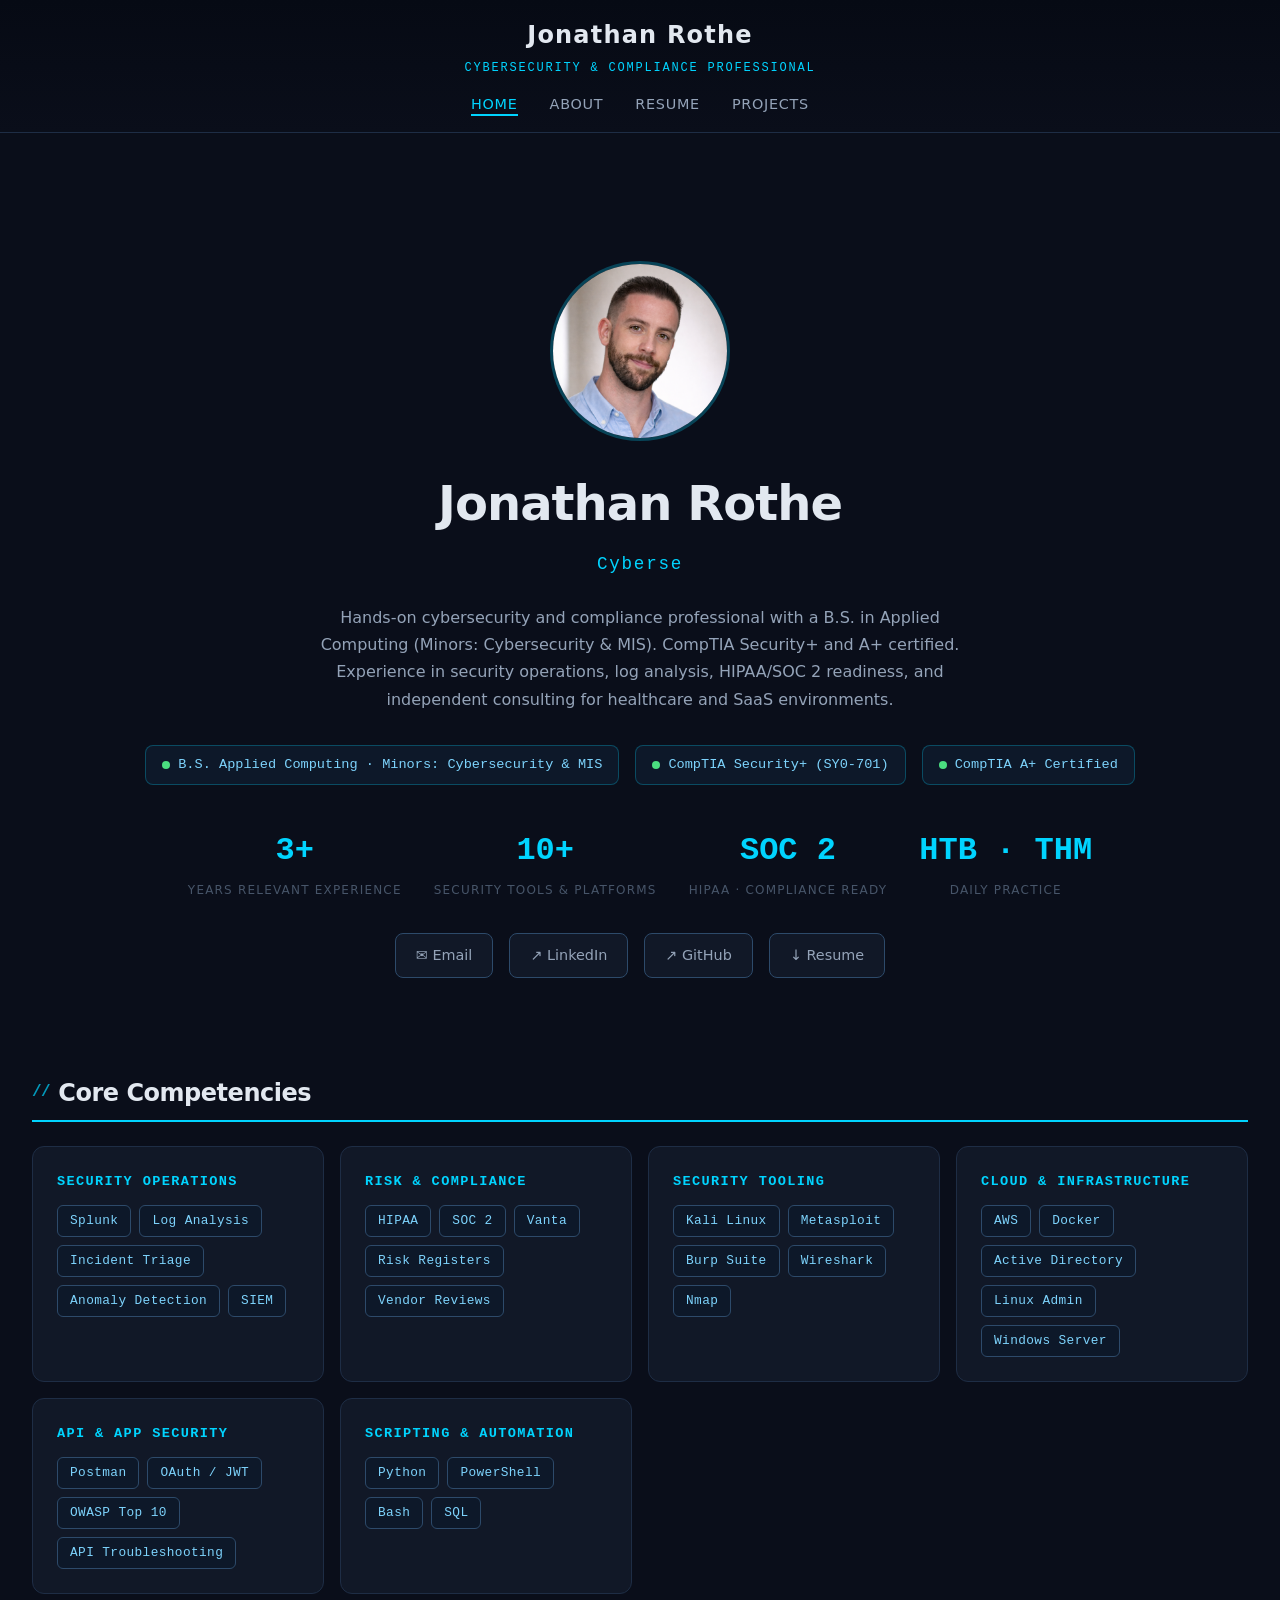
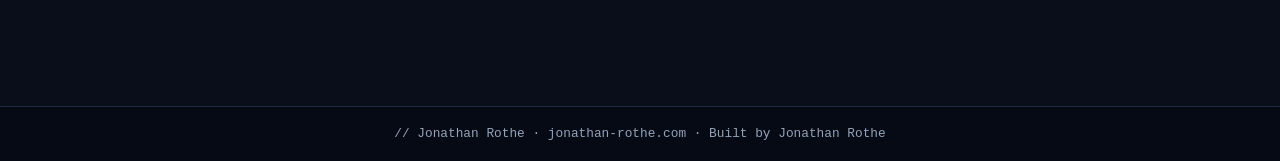
<file: index.html>
<!DOCTYPE html>
<html lang="en">
<head>
    <meta charset="UTF-8">
    <meta name="viewport" content="width=device-width, initial-scale=1.0">
    <title>Jonathan Rothe | Cybersecurity Professional</title>
    <link rel="stylesheet" href="style.css">
    <link rel="icon" href="pictures/favicon.png" type="image/x-icon">
</head>
<body>
    <header>
        <h1>Jonathan Rothe</h1>
        <p class="tagline">Cybersecurity &amp; Compliance Professional</p>
        <nav>
            <ul>
                <li><a href="index.html" class="active">Home</a></li>
                <li><a href="about.html">About</a></li>
                <li><a href="resume.html">Resume</a></li>
                <li><a href="projects.html">Projects</a></li>
            </ul>
        </nav>
    </header>

    <main>
        <!-- Hero -->
        <section class="hero">
            <img src="pictures/headshot.png" alt="Jonathan Rothe" class="responsive-image"
                 style="width:180px;height:180px;border-radius:50%;object-fit:cover;object-position:center top;border:3px solid #00d4ff44;padding:0;margin-bottom:1.5rem;">
            <h2>Jonathan Rothe</h2>
            <p class="subtitle" id="typewriter">Cybersecurity &amp; Compliance Professional</p>

            <p class="bio">
                Hands-on cybersecurity and compliance professional with a B.S. in Applied Computing
                (Minors: Cybersecurity &amp; MIS). CompTIA Security+ and A+ certified. Experience
                in security operations, log analysis, HIPAA/SOC 2 readiness, and independent consulting
                for healthcare and SaaS environments.
            </p>

            <!-- Cert badges -->
            <div class="hero-certs">
                <div class="hero-cert-badge">
                    <span class="dot"></span>
                    B.S. Applied Computing · Minors: Cybersecurity &amp; MIS
                </div>
                <div class="hero-cert-badge">
                    <span class="dot"></span>
                    CompTIA Security+ (SY0-701)
                </div>
                <div class="hero-cert-badge">
                    <span class="dot"></span>
                    CompTIA A+ Certified
                </div>
            </div>

            <!-- Stats -->
            <div class="stats-row">
                <div class="stat-item">
                    <span class="stat-number">3+</span>
                    <span class="stat-label">Years Relevant Experience</span>
                </div>
                <div class="stat-item">
                    <span class="stat-number">10+</span>
                    <span class="stat-label">Security Tools &amp; Platforms</span>
                </div>
                <div class="stat-item">
                    <span class="stat-number">SOC 2</span>
                    <span class="stat-label">HIPAA · Compliance Ready</span>
                </div>
                <div class="stat-item">
                    <span class="stat-number">HTB · THM</span>
                    <span class="stat-label">Daily Practice</span>
                </div>
            </div>

            <!-- Contact -->
            <div class="contact-links">
                <a href="mailto:Jonathan.E.J.Rothe@gmail.com" class="contact-btn">
                    ✉ Email
                </a>
                <a href="https://www.linkedin.com/in/jonathan-rothe-mindful-life/" target="_blank" class="contact-btn">
                    ↗ LinkedIn
                </a>
                <a href="https://github.com/BuddhaJon" target="_blank" class="contact-btn">
                    ↗ GitHub
                </a>
                <a href="resume.html" class="contact-btn">
                    ↓ Resume
                </a>
            </div>
        </section>

        <!-- Core Competencies -->
        <section>
            <h2 class="section-title">Core Competencies</h2>
            <div class="skills-grid">
                <div class="card skill-category">
                    <h3>Security Operations</h3>
                    <div class="badge-grid">
                        <span class="badge">Splunk</span>
                        <span class="badge">Log Analysis</span>
                        <span class="badge">Incident Triage</span>
                        <span class="badge">Anomaly Detection</span>
                        <span class="badge">SIEM</span>
                    </div>
                </div>
                <div class="card skill-category">
                    <h3>Risk &amp; Compliance</h3>
                    <div class="badge-grid">
                        <span class="badge">HIPAA</span>
                        <span class="badge">SOC 2</span>
                        <span class="badge">Vanta</span>
                        <span class="badge">Risk Registers</span>
                        <span class="badge">Vendor Reviews</span>
                    </div>
                </div>
                <div class="card skill-category">
                    <h3>Security Tooling</h3>
                    <div class="badge-grid">
                        <span class="badge">Kali Linux</span>
                        <span class="badge">Metasploit</span>
                        <span class="badge">Burp Suite</span>
                        <span class="badge">Wireshark</span>
                        <span class="badge">Nmap</span>
                    </div>
                </div>
                <div class="card skill-category">
                    <h3>Cloud &amp; Infrastructure</h3>
                    <div class="badge-grid">
                        <span class="badge">AWS</span>
                        <span class="badge">Docker</span>
                        <span class="badge">Active Directory</span>
                        <span class="badge">Linux Admin</span>
                        <span class="badge">Windows Server</span>
                    </div>
                </div>
                <div class="card skill-category">
                    <h3>API &amp; App Security</h3>
                    <div class="badge-grid">
                        <span class="badge">Postman</span>
                        <span class="badge">OAuth / JWT</span>
                        <span class="badge">OWASP Top 10</span>
                        <span class="badge">API Troubleshooting</span>
                    </div>
                </div>
                <div class="card skill-category">
                    <h3>Scripting &amp; Automation</h3>
                    <div class="badge-grid">
                        <span class="badge">Python</span>
                        <span class="badge">PowerShell</span>
                        <span class="badge">Bash</span>
                        <span class="badge">SQL</span>
                    </div>
                </div>
            </div>
        </section>
    </main>

    <footer>
        <p>// Jonathan Rothe · jonathan-rothe.com · Built by Jonathan Rothe</p>
    </footer>

    <script>
        // Typewriter effect
        const phrases = [
            'Cybersecurity &amp; Compliance Professional',
            'CompTIA Security+ Certified',
            'Security Operations · Log Analysis · SIEM',
            'HIPAA · SOC 2 · Risk Management',
            'HTB · TryHackMe · Homelab Enthusiast'
        ];
        let phraseIndex = 0;
        let charIndex = 0;
        let deleting = false;
        const el = document.getElementById('typewriter');

        function type() {
            const current = phrases[phraseIndex];
            if (!deleting) {
                el.innerHTML = current.substring(0, charIndex + 1);
                charIndex++;
                if (charIndex === current.length) {
                    deleting = true;
                    setTimeout(type, 2200);
                    return;
                }
            } else {
                el.innerHTML = current.substring(0, charIndex - 1);
                charIndex--;
                if (charIndex === 0) {
                    deleting = false;
                    phraseIndex = (phraseIndex + 1) % phrases.length;
                }
            }
            setTimeout(type, deleting ? 45 : 70);
        }
        setTimeout(type, 800);
    </script>
</body>
</html>
</file>
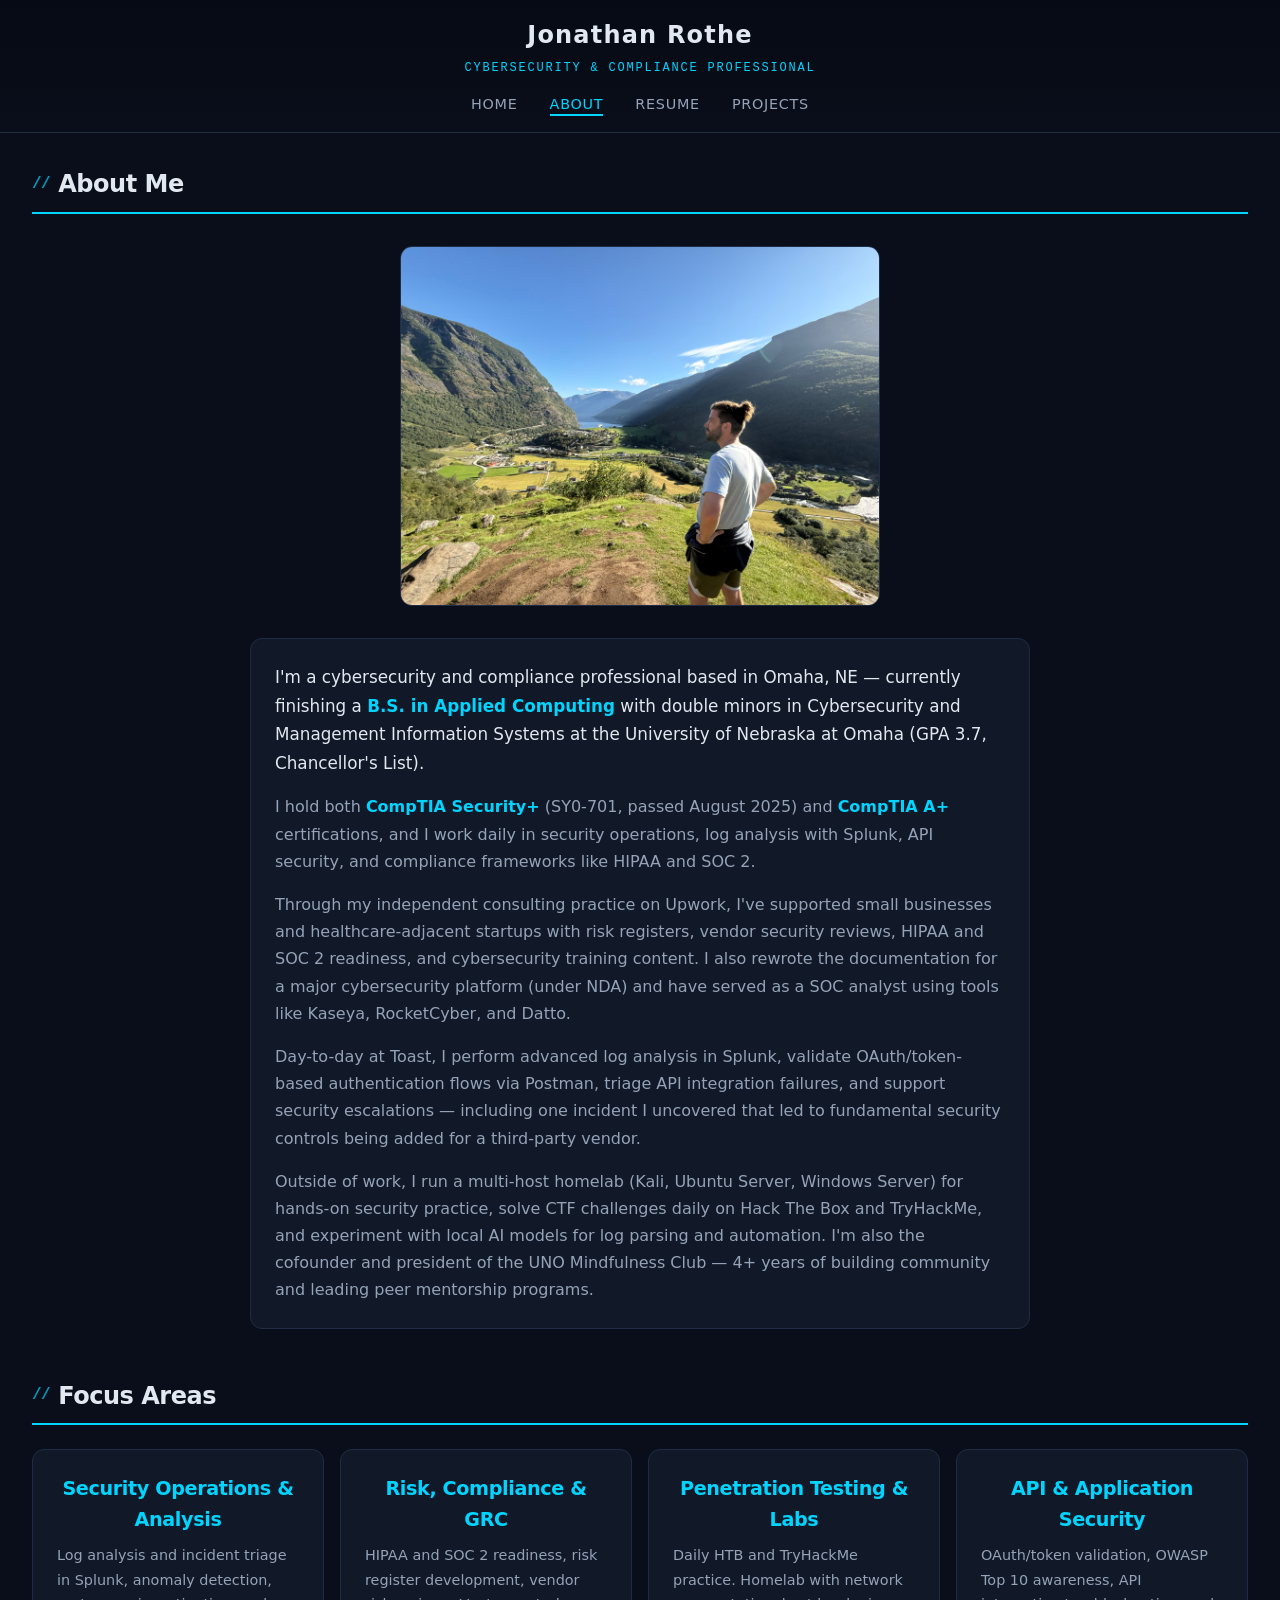
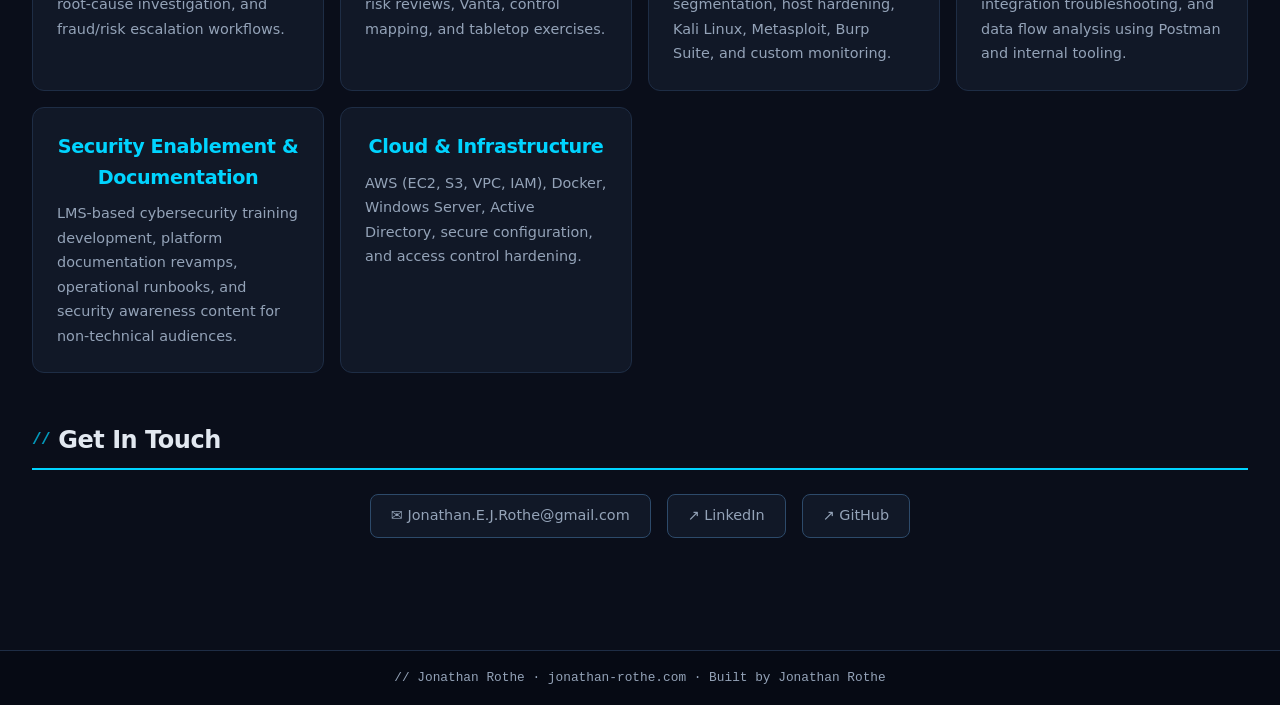
<file: about.html>
<!DOCTYPE html>
<html lang="en">
<head>
    <meta charset="UTF-8">
    <meta name="viewport" content="width=device-width, initial-scale=1.0">
    <title>About | Jonathan Rothe</title>
    <link rel="stylesheet" href="style.css">
    <link rel="icon" href="pictures/favicon.png" type="image/x-icon">
</head>
<body>
    <header>
        <h1>Jonathan Rothe</h1>
        <p class="tagline">Cybersecurity &amp; Compliance Professional</p>
        <nav>
            <ul>
                <li><a href="index.html">Home</a></li>
                <li><a href="about.html" class="active">About</a></li>
                <li><a href="resume.html">Resume</a></li>
                <li><a href="projects.html">Projects</a></li>
            </ul>
        </nav>
    </header>

    <main>
        <section>
            <h2 class="section-title">About Me</h2>

            <img src="pictures/canyon.jpg" alt="Jonathan Rothe" class="responsive-image"
                 style="max-width:480px;border-radius:12px;">

            <div class="card" style="max-width:780px;margin:0 auto 2rem;text-align:left;">
                <p style="color:#e2e8f0;font-size:1.05rem;margin-bottom:1rem;">
                    I'm a cybersecurity and compliance professional based in Omaha, NE — currently finishing a
                    <strong style="color:#00d4ff;">B.S. in Applied Computing</strong> with double minors in
                    Cybersecurity and Management Information Systems at the University of Nebraska at Omaha
                    (GPA 3.7, Chancellor's List).
                </p>
                <p style="margin-bottom:1rem;">
                    I hold both <strong style="color:#00d4ff;">CompTIA Security+</strong> (SY0-701, passed August 2025)
                    and <strong style="color:#00d4ff;">CompTIA A+</strong> certifications, and I work daily in security
                    operations, log analysis with Splunk, API security, and compliance frameworks like HIPAA and SOC 2.
                </p>
                <p style="margin-bottom:1rem;">
                    Through my independent consulting practice on Upwork, I've supported small businesses and
                    healthcare-adjacent startups with risk registers, vendor security reviews, HIPAA and SOC 2 readiness,
                    and cybersecurity training content. I also rewrote the documentation for a major cybersecurity
                    platform (under NDA) and have served as a SOC analyst using tools like Kaseya, RocketCyber,
                    and Datto.
                </p>
                <p style="margin-bottom:1rem;">
                    Day-to-day at Toast, I perform advanced log analysis in Splunk, validate OAuth/token-based
                    authentication flows via Postman, triage API integration failures, and support security escalations
                    — including one incident I uncovered that led to fundamental security controls being added for a
                    third-party vendor.
                </p>
                <p>
                    Outside of work, I run a multi-host homelab (Kali, Ubuntu Server, Windows Server) for hands-on
                    security practice, solve CTF challenges daily on Hack The Box and TryHackMe, and experiment with
                    local AI models for log parsing and automation. I'm also the cofounder and president of the UNO
                    Mindfulness Club — 4+ years of building community and leading peer mentorship programs.
                </p>
            </div>
        </section>

        <!-- Focus Areas -->
        <section>
            <h2 class="section-title">Focus Areas</h2>
            <div class="skills-grid">
                <div class="card" style="text-align:left;">
                    <h3>Security Operations &amp; Analysis</h3>
                    <p style="margin-top:0.5rem;font-size:0.9rem;">
                        Log analysis and incident triage in Splunk, anomaly detection, root-cause investigation,
                        and fraud/risk escalation workflows.
                    </p>
                </div>
                <div class="card" style="text-align:left;">
                    <h3>Risk, Compliance &amp; GRC</h3>
                    <p style="margin-top:0.5rem;font-size:0.9rem;">
                        HIPAA and SOC 2 readiness, risk register development, vendor risk reviews, Vanta,
                        control mapping, and tabletop exercises.
                    </p>
                </div>
                <div class="card" style="text-align:left;">
                    <h3>Penetration Testing &amp; Labs</h3>
                    <p style="margin-top:0.5rem;font-size:0.9rem;">
                        Daily HTB and TryHackMe practice. Homelab with network segmentation, host hardening,
                        Kali Linux, Metasploit, Burp Suite, and custom monitoring.
                    </p>
                </div>
                <div class="card" style="text-align:left;">
                    <h3>API &amp; Application Security</h3>
                    <p style="margin-top:0.5rem;font-size:0.9rem;">
                        OAuth/token validation, OWASP Top 10 awareness, API integration troubleshooting,
                        and data flow analysis using Postman and internal tooling.
                    </p>
                </div>
                <div class="card" style="text-align:left;">
                    <h3>Security Enablement &amp; Documentation</h3>
                    <p style="margin-top:0.5rem;font-size:0.9rem;">
                        LMS-based cybersecurity training development, platform documentation revamps,
                        operational runbooks, and security awareness content for non-technical audiences.
                    </p>
                </div>
                <div class="card" style="text-align:left;">
                    <h3>Cloud &amp; Infrastructure</h3>
                    <p style="margin-top:0.5rem;font-size:0.9rem;">
                        AWS (EC2, S3, VPC, IAM), Docker, Windows Server, Active Directory, secure
                        configuration, and access control hardening.
                    </p>
                </div>
            </div>
        </section>

        <!-- Contact -->
        <section>
            <h2 class="section-title">Get In Touch</h2>
            <div class="contact-links">
                <a href="mailto:Jonathan.E.J.Rothe@gmail.com" class="contact-btn">✉ Jonathan.E.J.Rothe@gmail.com</a>
                <a href="https://www.linkedin.com/in/jonathan-rothe-mindful-life/" target="_blank" class="contact-btn">↗ LinkedIn</a>
                <a href="https://github.com/BuddhaJon" target="_blank" class="contact-btn">↗ GitHub</a>
            </div>
        </section>
    </main>

    <footer>
        <p>// Jonathan Rothe · jonathan-rothe.com · Built by Jonathan Rothe</p>
    </footer>
</body>
</html>
</file>
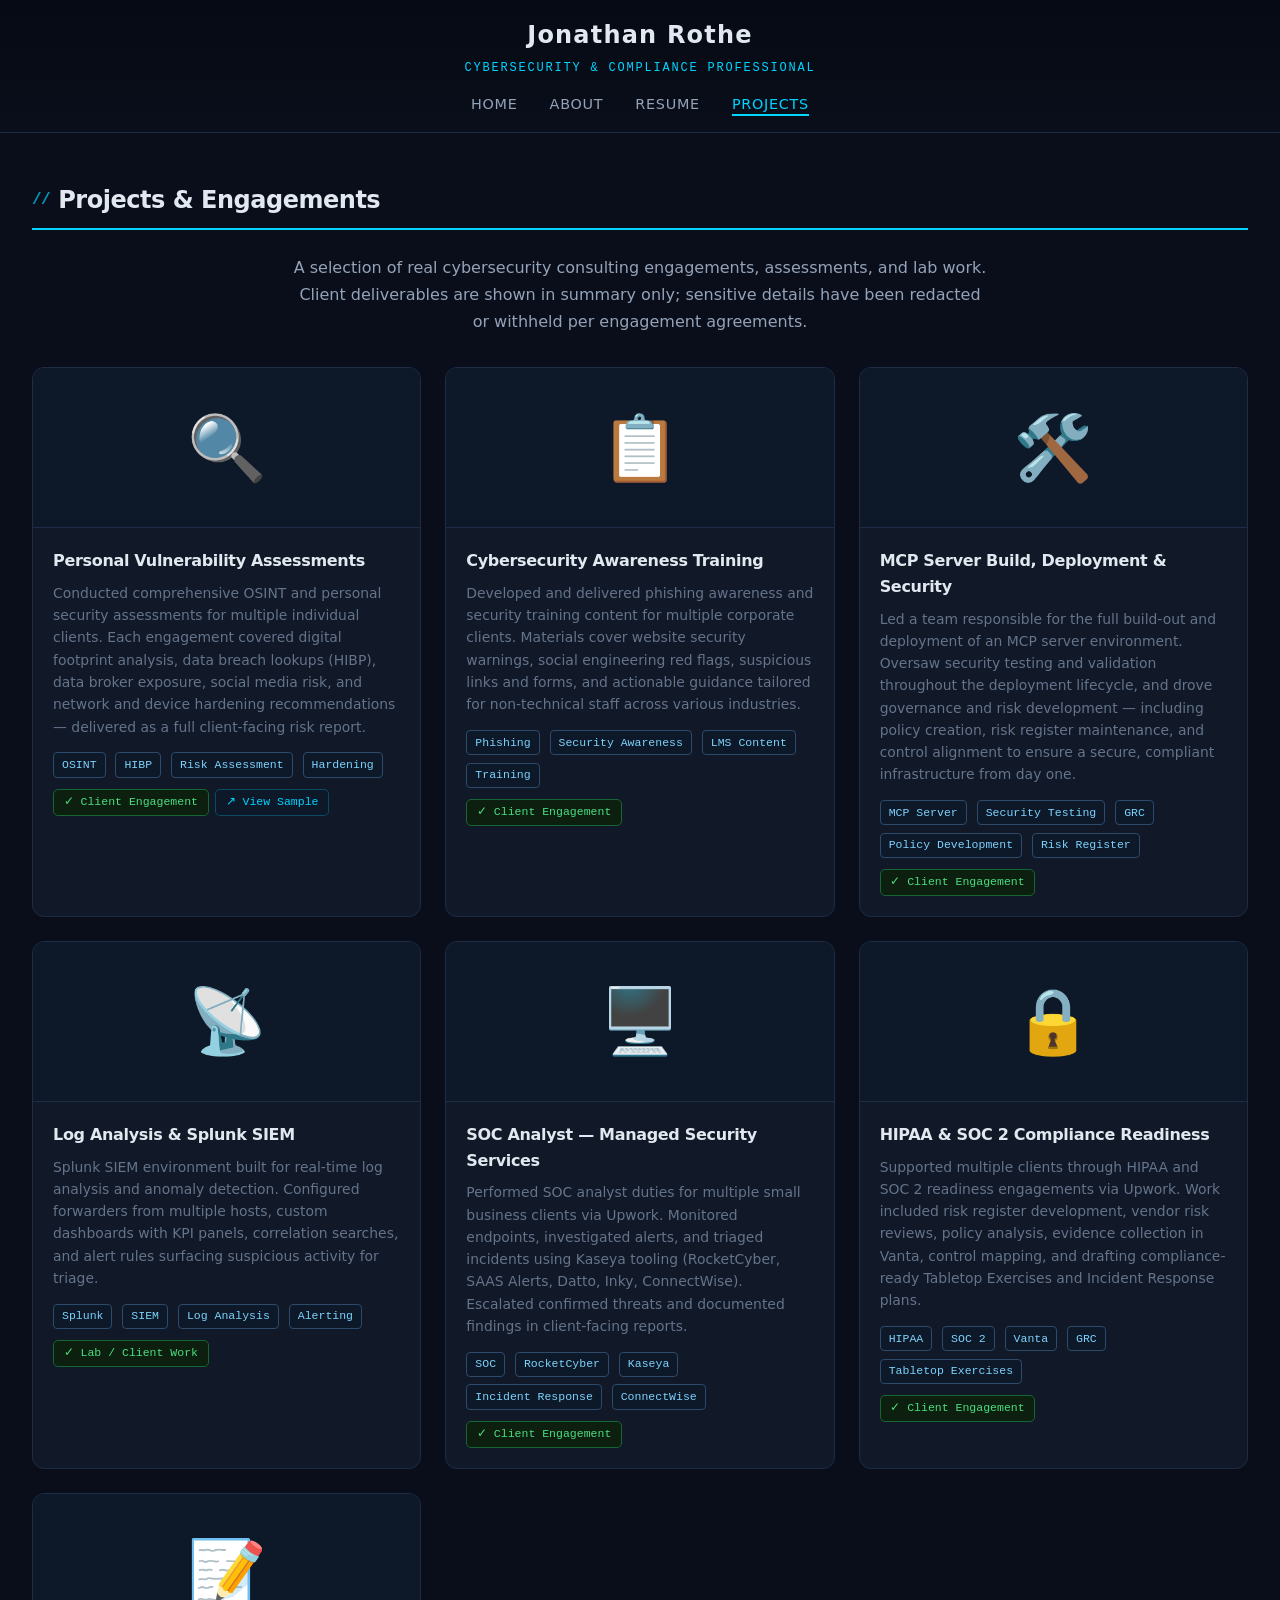
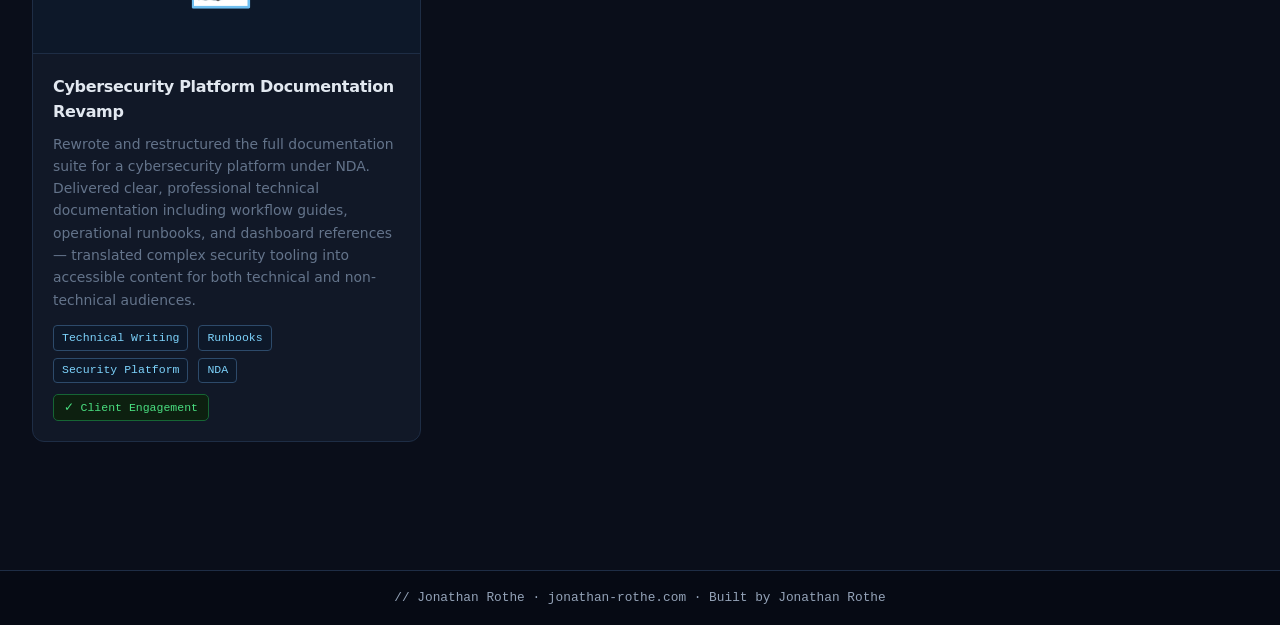
<file: projects.html>
<!DOCTYPE html>
<html lang="en">
<head>
    <meta charset="UTF-8">
    <meta name="viewport" content="width=device-width, initial-scale=1.0">
    <title>Projects | Jonathan Rothe</title>
    <link rel="stylesheet" href="style.css">
    <link rel="icon" href="pictures/favicon.png" type="image/x-icon">
    <style>
        .project-card-icon {
            width: 100%;
            height: 160px;
            background: #0d1829;
            display: flex;
            align-items: center;
            justify-content: center;
            font-size: 4rem;
            border-bottom: 1px solid #1e2d45;
        }

        .project-card-meta {
            display: flex;
            align-items: center;
            justify-content: space-between;
            margin-top: 0.75rem;
            flex-wrap: wrap;
            gap: 0.4rem;
        }

        .client-badge {
            display: inline-flex;
            align-items: center;
            gap: 0.3rem;
            background: #0d2010;
            border: 1px solid #166534;
            color: #4ade80;
            border-radius: 5px;
            padding: 0.2rem 0.6rem;
            font-size: 0.72rem;
            font-family: 'Courier New', monospace;
        }

        .view-link {
            display: inline-flex;
            align-items: center;
            gap: 0.3rem;
            background: #0d1829;
            border: 1px solid #00d4ff44;
            color: #00d4ff;
            border-radius: 5px;
            padding: 0.2rem 0.6rem;
            font-size: 0.72rem;
            font-family: 'Courier New', monospace;
            text-decoration: none;
            transition: background 0.2s, border-color 0.2s;
        }

        .view-link:hover {
            background: #00d4ff15;
            border-color: #00d4ff;
            text-decoration: none;
            color: #00d4ff;
        }

        .project-card-body p {
            font-size: 0.87rem;
            color: #64748b;
            margin-bottom: 0;
            line-height: 1.6;
        }

        .project-card-body h3 {
            margin-bottom: 0.5rem;
        }

        /* Non-linked card still gets hover effect via wrapper */
        .project-card-static {
            background: #111827;
            border: 1px solid #1e2d45;
            border-radius: 12px;
            overflow: hidden;
            transition: border-color 0.2s, box-shadow 0.2s;
            display: block;
            color: inherit;
            text-decoration: none;
        }

        .project-card-static:hover {
            border-color: #00d4ff22;
            box-shadow: 0 0 16px #00d4ff10;
        }
    </style>
</head>
<body>
    <header>
        <h1>Jonathan Rothe</h1>
        <p class="tagline">Cybersecurity &amp; Compliance Professional</p>
        <nav>
            <ul>
                <li><a href="index.html">Home</a></li>
                <li><a href="about.html">About</a></li>
                <li><a href="resume.html">Resume</a></li>
                <li><a href="projects.html" class="active">Projects</a></li>
            </ul>
        </nav>
    </header>

    <main>
        <section class="projects-container">
            <h2 class="section-title">Projects &amp; Engagements</h2>
            <p>
                A selection of real cybersecurity consulting engagements, assessments, and lab work.
                Client deliverables are shown in summary only; sensitive details have been redacted
                or withheld per engagement agreements.
            </p>

            <div class="projects-grid">

                <!-- Vulnerability Assessment -->
                <div class="project-card-static">
                    <div class="project-card-icon">🔍</div>
                    <div class="project-card-body">
                        <h3>Personal Vulnerability Assessments</h3>
                        <p>
                            Conducted comprehensive OSINT and personal security assessments for multiple
                            individual clients. Each engagement covered digital footprint analysis, data
                            breach lookups (HIBP), data broker exposure, social media risk, and network
                            and device hardening recommendations — delivered as a full client-facing risk report.
                        </p>
                        <div class="project-card-meta">
                            <div>
                                <span class="project-tag">OSINT</span>
                                <span class="project-tag">HIBP</span>
                                <span class="project-tag">Risk Assessment</span>
                                <span class="project-tag">Hardening</span>
                            </div>
                            <div style="display:flex;gap:0.4rem;align-items:center;flex-wrap:wrap;">
                                <span class="client-badge">✓ Client Engagement</span>
                                <a href="files/Vulnerability Assessment.pdf" target="_blank" class="view-link">↗ View Sample</a>
                            </div>
                        </div>
                    </div>
                </div>

                <!-- Cybersecurity Training Material -->
                <div class="project-card-static">
                    <div class="project-card-icon">📋</div>
                    <div class="project-card-body">
                        <h3>Cybersecurity Awareness Training</h3>
                        <p>
                            Developed and delivered phishing awareness and security training content for
                            multiple corporate clients. Materials cover website security warnings, social
                            engineering red flags, suspicious links and forms, and actionable guidance
                            tailored for non-technical staff across various industries.
                        </p>
                        <div class="project-card-meta">
                            <div>
                                <span class="project-tag">Phishing</span>
                                <span class="project-tag">Security Awareness</span>
                                <span class="project-tag">LMS Content</span>
                                <span class="project-tag">Training</span>
                            </div>
                            <span class="client-badge">✓ Client Engagement</span>
                        </div>
                    </div>
                </div>

                <!-- MCP Server Build & Security -->
                <div class="project-card-static">
                    <div class="project-card-icon">🛠️</div>
                    <div class="project-card-body">
                        <h3>MCP Server Build, Deployment &amp; Security</h3>
                        <p>
                            Led a team responsible for the full build-out and deployment of an MCP server
                            environment. Oversaw security testing and validation throughout the deployment
                            lifecycle, and drove governance and risk development — including policy creation,
                            risk register maintenance, and control alignment to ensure a secure, compliant
                            infrastructure from day one.
                        </p>
                        <div class="project-card-meta">
                            <div>
                                <span class="project-tag">MCP Server</span>
                                <span class="project-tag">Security Testing</span>
                                <span class="project-tag">GRC</span>
                                <span class="project-tag">Policy Development</span>
                                <span class="project-tag">Risk Register</span>
                            </div>
                            <span class="client-badge">✓ Client Engagement</span>
                        </div>
                    </div>
                </div>

                <!-- Splunk SIEM -->
                <div class="project-card-static">
                    <div class="project-card-icon">📡</div>
                    <div class="project-card-body">
                        <h3>Log Analysis &amp; Splunk SIEM</h3>
                        <p>
                            Splunk SIEM environment built for real-time log analysis and anomaly detection.
                            Configured forwarders from multiple hosts, custom dashboards with KPI panels,
                            correlation searches, and alert rules surfacing suspicious activity for triage.
                        </p>
                        <div class="project-card-meta">
                            <div>
                                <span class="project-tag">Splunk</span>
                                <span class="project-tag">SIEM</span>
                                <span class="project-tag">Log Analysis</span>
                                <span class="project-tag">Alerting</span>
                            </div>
                            <span class="client-badge">✓ Lab / Client Work</span>
                        </div>
                    </div>
                </div>

                <!-- SOC Analyst -->
                <div class="project-card-static">
                    <div class="project-card-icon">🖥️</div>
                    <div class="project-card-body">
                        <h3>SOC Analyst — Managed Security Services</h3>
                        <p>
                            Performed SOC analyst duties for multiple small business clients via Upwork.
                            Monitored endpoints, investigated alerts, and triaged incidents using Kaseya
                            tooling (RocketCyber, SAAS Alerts, Datto, Inky, ConnectWise). Escalated
                            confirmed threats and documented findings in client-facing reports.
                        </p>
                        <div class="project-card-meta">
                            <div>
                                <span class="project-tag">SOC</span>
                                <span class="project-tag">RocketCyber</span>
                                <span class="project-tag">Kaseya</span>
                                <span class="project-tag">Incident Response</span>
                                <span class="project-tag">ConnectWise</span>
                            </div>
                            <span class="client-badge">✓ Client Engagement</span>
                        </div>
                    </div>
                </div>

                <!-- HIPAA & SOC 2 Compliance -->
                <div class="project-card-static">
                    <div class="project-card-icon">🔒</div>
                    <div class="project-card-body">
                        <h3>HIPAA &amp; SOC 2 Compliance Readiness</h3>
                        <p>
                            Supported multiple clients through HIPAA and SOC 2 readiness engagements via
                            Upwork. Work included risk register development, vendor risk reviews, policy
                            analysis, evidence collection in Vanta, control mapping, and drafting
                            compliance-ready Tabletop Exercises and Incident Response plans.
                        </p>
                        <div class="project-card-meta">
                            <div>
                                <span class="project-tag">HIPAA</span>
                                <span class="project-tag">SOC 2</span>
                                <span class="project-tag">Vanta</span>
                                <span class="project-tag">GRC</span>
                                <span class="project-tag">Tabletop Exercises</span>
                            </div>
                            <span class="client-badge">✓ Client Engagement</span>
                        </div>
                    </div>
                </div>

                <!-- Cybersecurity Platform Docs Revamp -->
                <div class="project-card-static">
                    <div class="project-card-icon">📝</div>
                    <div class="project-card-body">
                        <h3>Cybersecurity Platform Documentation Revamp</h3>
                        <p>
                            Rewrote and restructured the full documentation suite for a cybersecurity
                            platform under NDA. Delivered clear, professional technical documentation
                            including workflow guides, operational runbooks, and dashboard references
                            — translated complex security tooling into accessible content for both
                            technical and non-technical audiences.
                        </p>
                        <div class="project-card-meta">
                            <div>
                                <span class="project-tag">Technical Writing</span>
                                <span class="project-tag">Runbooks</span>
                                <span class="project-tag">Security Platform</span>
                                <span class="project-tag">NDA</span>
                            </div>
                            <span class="client-badge">✓ Client Engagement</span>
                        </div>
                    </div>
                </div>

            </div>
        </section>
    </main>

    <footer>
        <p>// Jonathan Rothe · jonathan-rothe.com · Built by Jonathan Rothe</p>
    </footer>
</body>
</html>
</file>
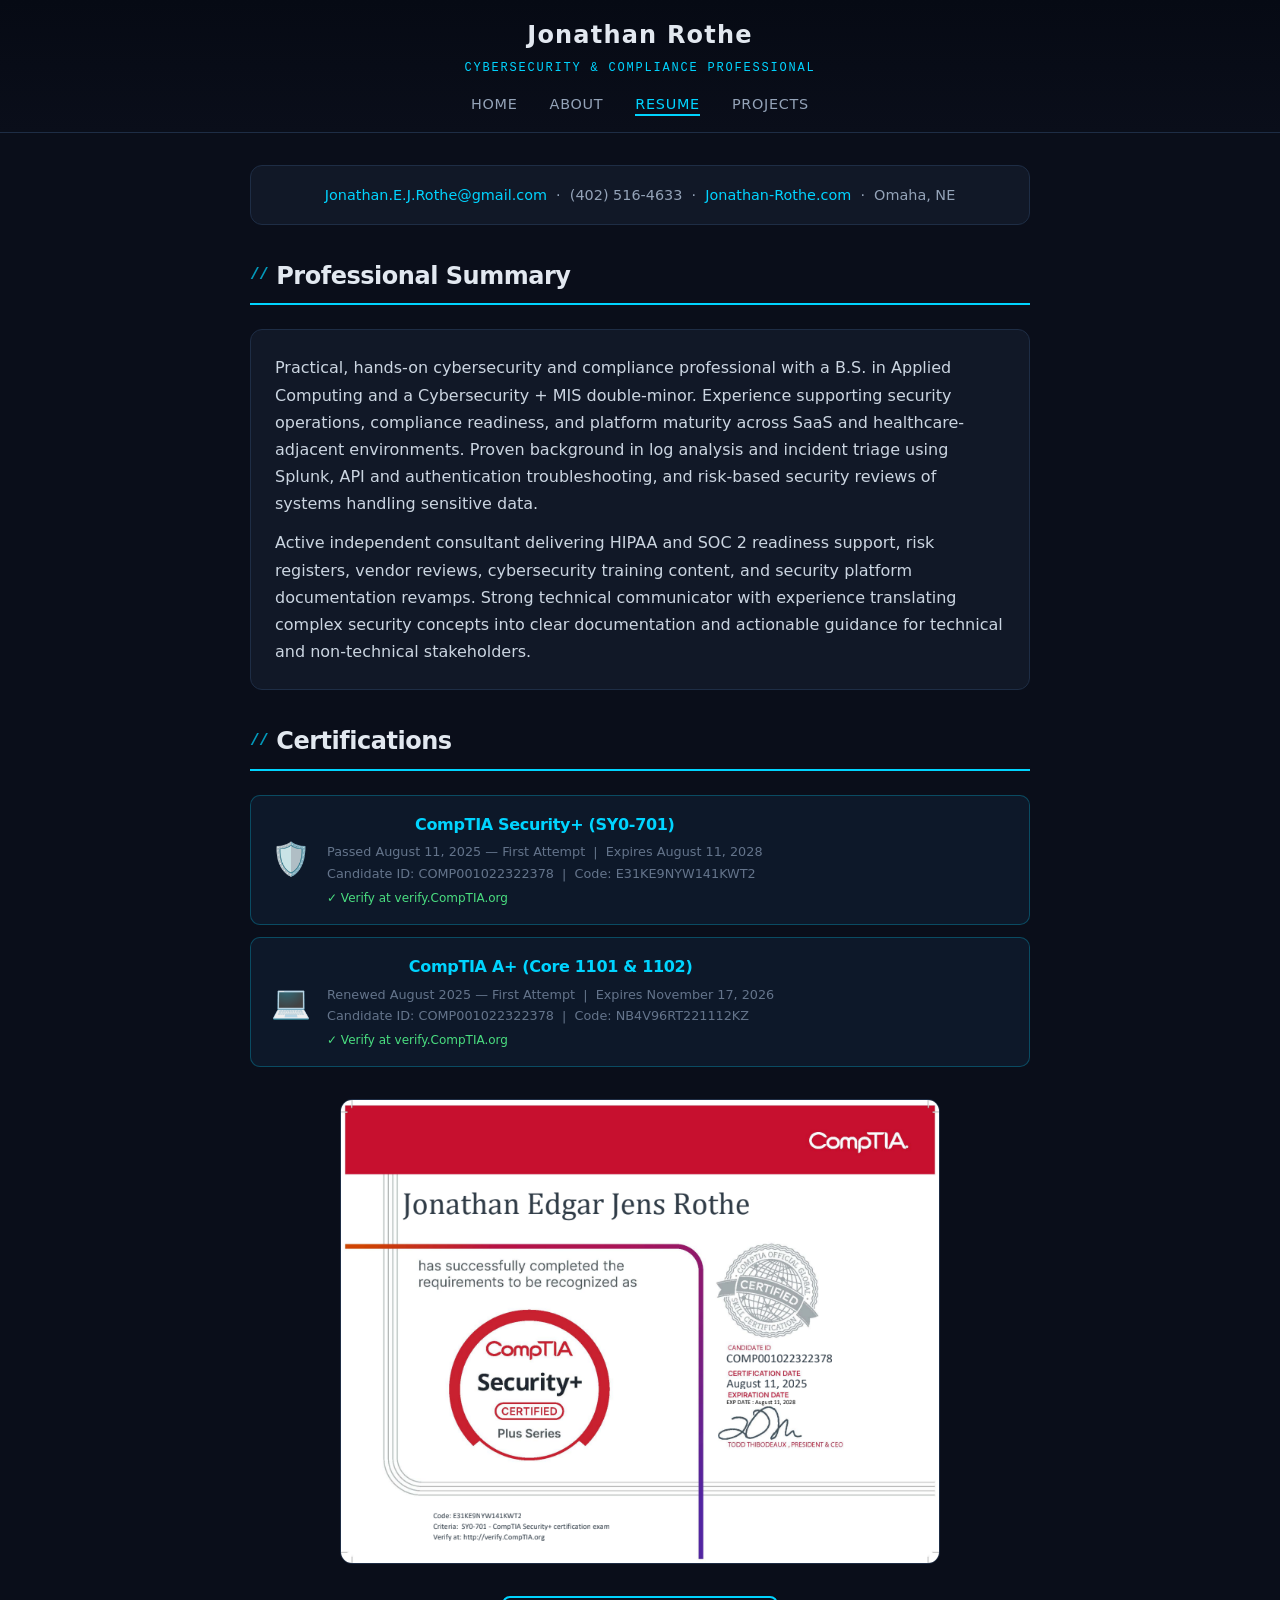
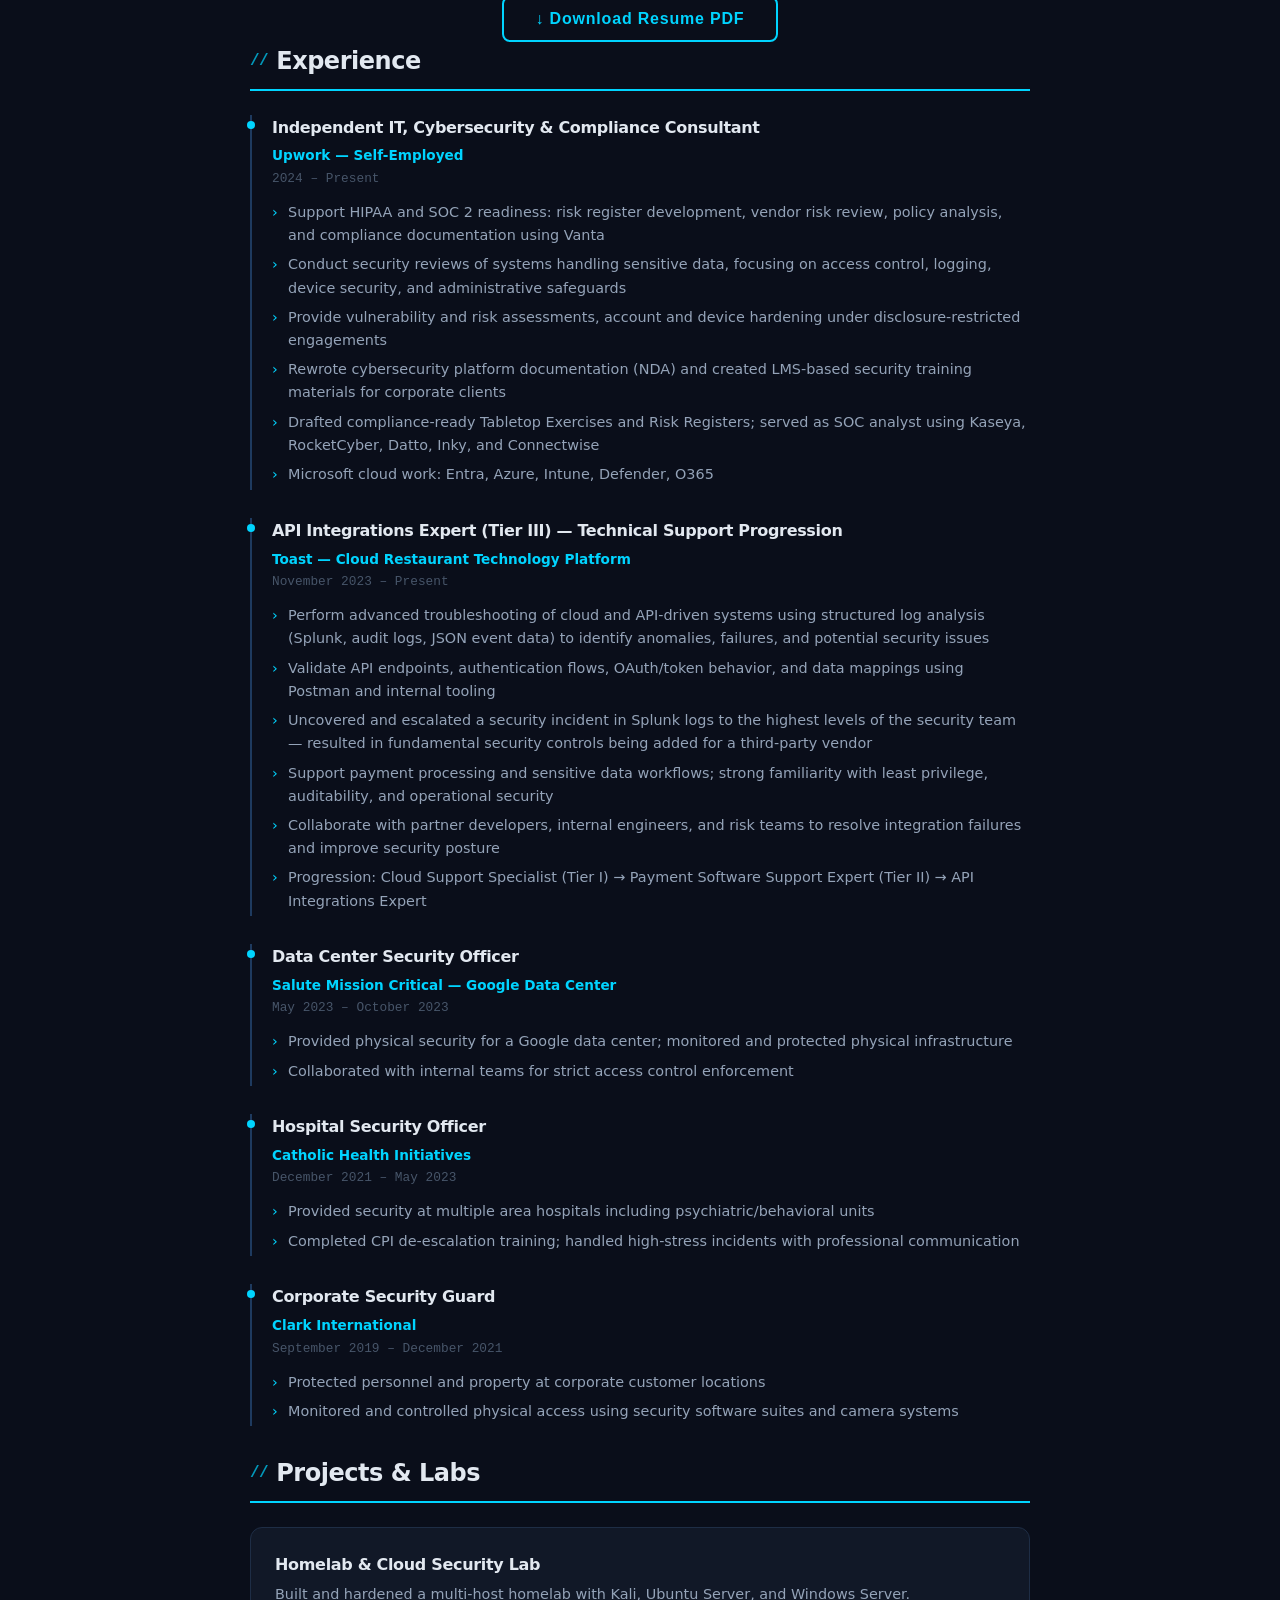
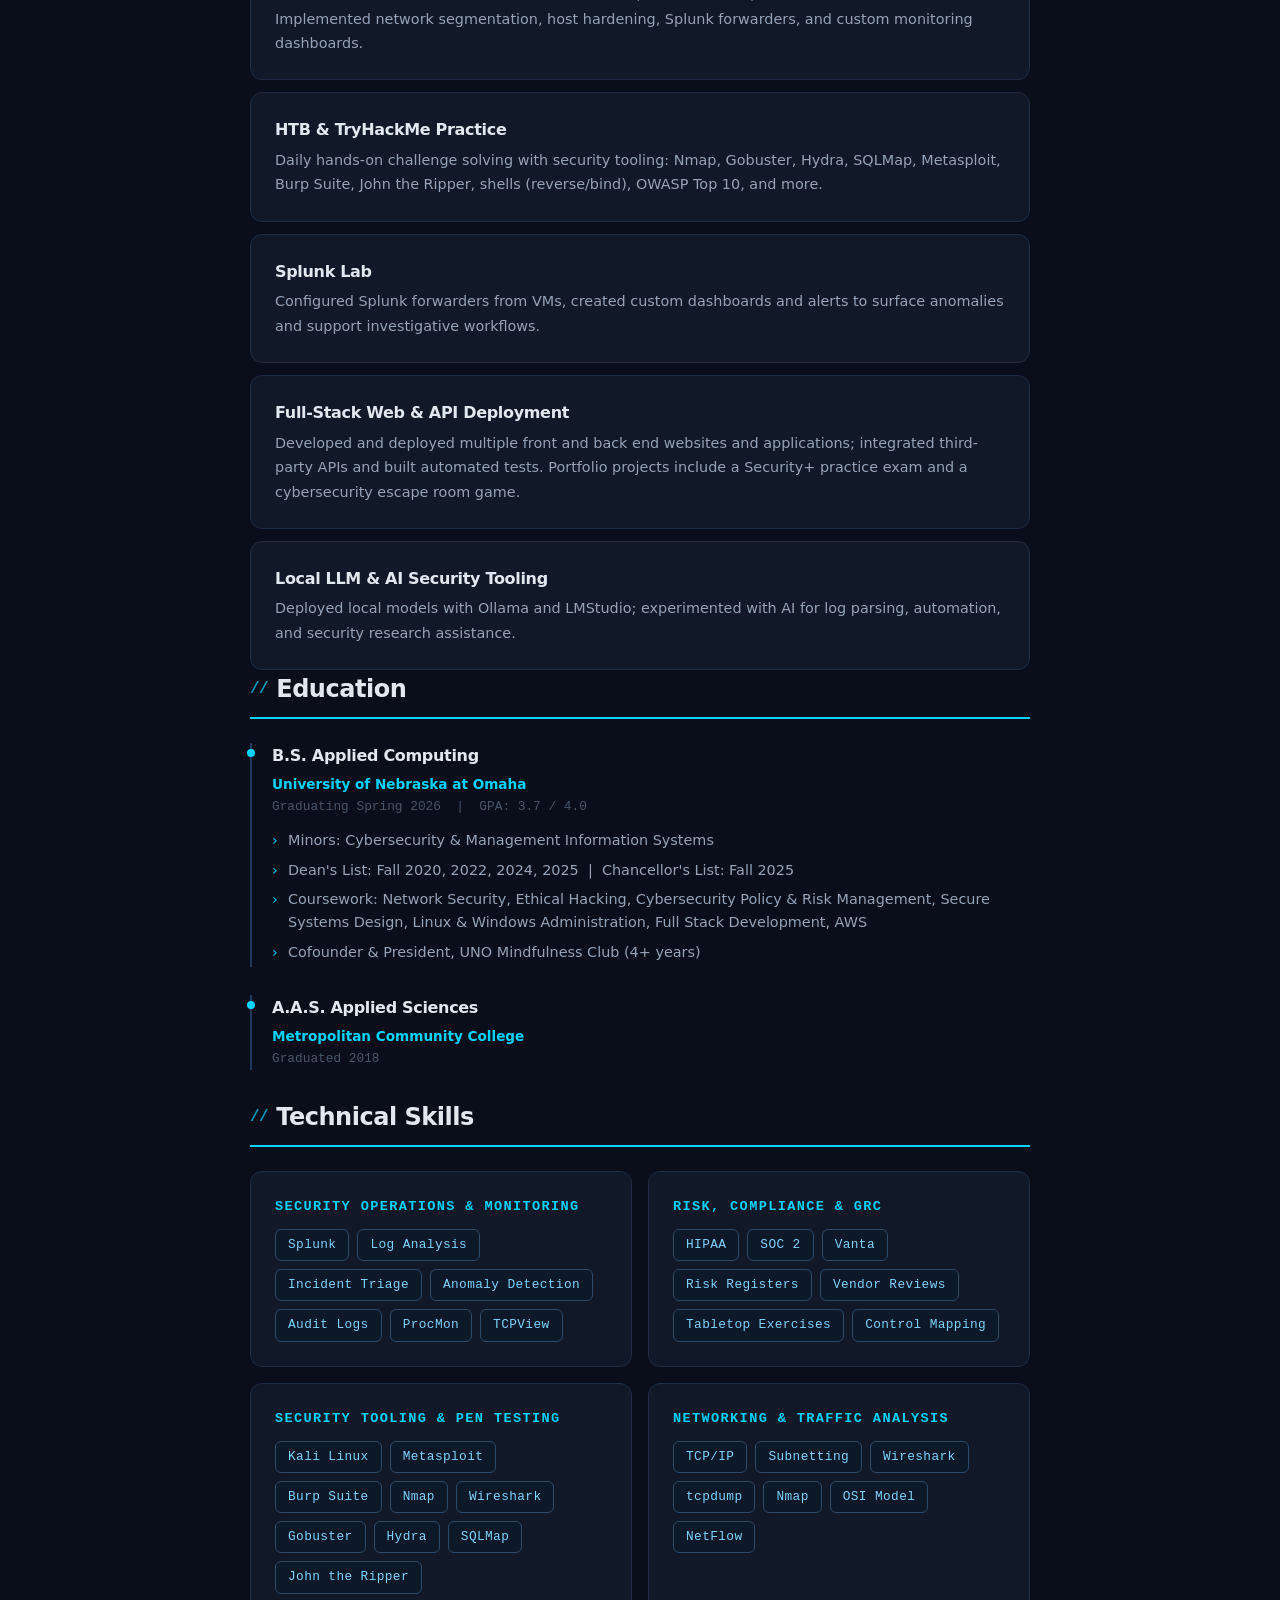
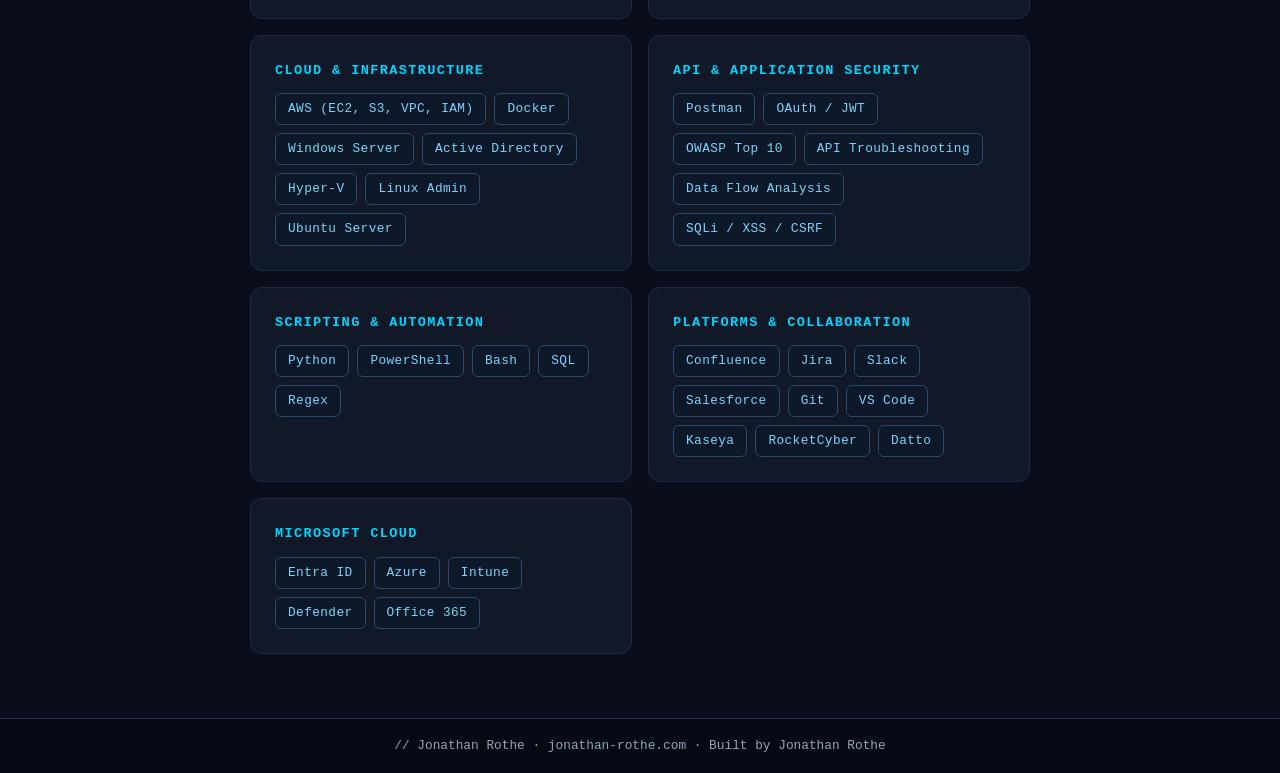
<file: resume.html>
<!DOCTYPE html>
<html lang="en">
<head>
    <meta charset="UTF-8">
    <meta name="viewport" content="width=device-width, initial-scale=1.0">
    <title>Resume | Jonathan Rothe</title>
    <link rel="stylesheet" href="style.css">
    <link rel="icon" href="pictures/favicon.png" type="image/x-icon">
</head>
<body>
    <header>
        <h1>Jonathan Rothe</h1>
        <p class="tagline">Cybersecurity &amp; Compliance Professional</p>
        <nav>
            <ul>
                <li><a href="index.html">Home</a></li>
                <li><a href="about.html">About</a></li>
                <li><a href="resume.html" class="active">Resume</a></li>
                <li><a href="projects.html">Projects</a></li>
            </ul>
        </nav>
    </header>

    <main>

        <!-- Contact Bar -->
        <div class="card" style="max-width:780px;margin:0 auto 2rem;text-align:center;padding:1rem;">
            <span style="color:#94a3b8;font-size:0.9rem;">
                <a href="mailto:Jonathan.E.J.Rothe@gmail.com">Jonathan.E.J.Rothe@gmail.com</a>
                &nbsp;·&nbsp; (402) 516-4633
                &nbsp;·&nbsp; <a href="https://jonathan-rothe.com">Jonathan-Rothe.com</a>
                &nbsp;·&nbsp; Omaha, NE
            </span>
        </div>

        <!-- Professional Summary -->
        <section style="max-width:780px;margin:0 auto;">
            <h2 class="section-title">Professional Summary</h2>
            <div class="card" style="text-align:left;">
                <p style="color:#cbd5e1;">
                    Practical, hands-on cybersecurity and compliance professional with a B.S. in Applied Computing
                    and a Cybersecurity + MIS double-minor. Experience supporting security operations, compliance
                    readiness, and platform maturity across SaaS and healthcare-adjacent environments. Proven
                    background in log analysis and incident triage using Splunk, API and authentication
                    troubleshooting, and risk-based security reviews of systems handling sensitive data.
                </p>
                <p style="color:#cbd5e1;margin-top:0.75rem;">
                    Active independent consultant delivering HIPAA and SOC 2 readiness support, risk registers,
                    vendor reviews, cybersecurity training content, and security platform documentation revamps.
                    Strong technical communicator with experience translating complex security concepts into
                    clear documentation and actionable guidance for technical and non-technical stakeholders.
                </p>
            </div>
        </section>

        <!-- Certifications -->
        <section style="max-width:780px;margin:2rem auto 0;">
            <h2 class="section-title">Certifications</h2>
            <div style="display:flex;flex-direction:column;gap:0.75rem;">
                <div class="cert-card">
                    <div class="cert-icon">🛡️</div>
                    <div>
                        <h3>CompTIA Security+ (SY0-701)</h3>
                        <p>Passed August 11, 2025 — First Attempt &nbsp;|&nbsp; Expires August 11, 2028</p>
                        <p>Candidate ID: COMP001022322378 &nbsp;|&nbsp; Code: E31KE9NYW141KWT2</p>
                        <a class="cert-verify" href="http://verify.CompTIA.org" target="_blank">✓ Verify at verify.CompTIA.org</a>
                    </div>
                </div>
                <div class="cert-card">
                    <div class="cert-icon">💻</div>
                    <div>
                        <h3>CompTIA A+ (Core 1101 &amp; 1102)</h3>
                        <p>Renewed August 2025 — First Attempt &nbsp;|&nbsp; Expires November 17, 2026</p>
                        <p>Candidate ID: COMP001022322378 &nbsp;|&nbsp; Code: NB4V96RT221112KZ</p>
                        <a class="cert-verify" href="http://verify.CompTIA.org" target="_blank">✓ Verify at verify.CompTIA.org</a>
                    </div>
                </div>
            </div>

            <div style="margin-top:1rem;">
                <img src="pictures/CompTIA Security+ Certificate.png" alt="CompTIA Security+ Certification"
                     class="responsive-image" style="max-width:600px;">
            </div>
        </section>

        <!-- Download -->
        <section id="download" style="max-width:780px;margin:0 auto;">
            <button onclick="window.location.href='files/Cybersecurity Resume.pdf'" class="download-button">
                ↓ Download Resume PDF
            </button>
        </section>

        <!-- Experience -->
        <section style="max-width:780px;margin:0 auto;">
            <h2 class="section-title">Experience</h2>

            <div class="timeline-entry">
                <h3>Independent IT, Cybersecurity &amp; Compliance Consultant</h3>
                <span class="org">Upwork — Self-Employed</span>
                <p class="date">2024 – Present</p>
                <ul>
                    <li>Support HIPAA and SOC 2 readiness: risk register development, vendor risk review, policy analysis, and compliance documentation using Vanta</li>
                    <li>Conduct security reviews of systems handling sensitive data, focusing on access control, logging, device security, and administrative safeguards</li>
                    <li>Provide vulnerability and risk assessments, account and device hardening under disclosure-restricted engagements</li>
                    <li>Rewrote cybersecurity platform documentation (NDA) and created LMS-based security training materials for corporate clients</li>
                    <li>Drafted compliance-ready Tabletop Exercises and Risk Registers; served as SOC analyst using Kaseya, RocketCyber, Datto, Inky, and Connectwise</li>
                    <li>Microsoft cloud work: Entra, Azure, Intune, Defender, O365</li>
                </ul>
            </div>

            <div class="timeline-entry">
                <h3>API Integrations Expert (Tier III) — Technical Support Progression</h3>
                <span class="org">Toast — Cloud Restaurant Technology Platform</span>
                <p class="date">November 2023 – Present</p>
                <ul>
                    <li>Perform advanced troubleshooting of cloud and API-driven systems using structured log analysis (Splunk, audit logs, JSON event data) to identify anomalies, failures, and potential security issues</li>
                    <li>Validate API endpoints, authentication flows, OAuth/token behavior, and data mappings using Postman and internal tooling</li>
                    <li>Uncovered and escalated a security incident in Splunk logs to the highest levels of the security team — resulted in fundamental security controls being added for a third-party vendor</li>
                    <li>Support payment processing and sensitive data workflows; strong familiarity with least privilege, auditability, and operational security</li>
                    <li>Collaborate with partner developers, internal engineers, and risk teams to resolve integration failures and improve security posture</li>
                    <li>Progression: Cloud Support Specialist (Tier I) → Payment Software Support Expert (Tier II) → API Integrations Expert</li>
                </ul>
            </div>

            <div class="timeline-entry">
                <h3>Data Center Security Officer</h3>
                <span class="org">Salute Mission Critical — Google Data Center</span>
                <p class="date">May 2023 – October 2023</p>
                <ul>
                    <li>Provided physical security for a Google data center; monitored and protected physical infrastructure</li>
                    <li>Collaborated with internal teams for strict access control enforcement</li>
                </ul>
            </div>

            <div class="timeline-entry">
                <h3>Hospital Security Officer</h3>
                <span class="org">Catholic Health Initiatives</span>
                <p class="date">December 2021 – May 2023</p>
                <ul>
                    <li>Provided security at multiple area hospitals including psychiatric/behavioral units</li>
                    <li>Completed CPI de-escalation training; handled high-stress incidents with professional communication</li>
                </ul>
            </div>

            <div class="timeline-entry">
                <h3>Corporate Security Guard</h3>
                <span class="org">Clark International</span>
                <p class="date">September 2019 – December 2021</p>
                <ul>
                    <li>Protected personnel and property at corporate customer locations</li>
                    <li>Monitored and controlled physical access using security software suites and camera systems</li>
                </ul>
            </div>
        </section>

        <!-- Projects & Labs -->
        <section style="max-width:780px;margin:0 auto;">
            <h2 class="section-title">Projects &amp; Labs</h2>
            <div style="display:flex;flex-direction:column;gap:0.75rem;">
                <div class="card" style="text-align:left;">
                    <h3 style="color:#e2e8f0;font-size:1rem;text-align:left;">Homelab &amp; Cloud Security Lab</h3>
                    <p style="font-size:0.9rem;margin-top:0.3rem;">Built and hardened a multi-host homelab with Kali, Ubuntu Server, and Windows Server. Implemented network segmentation, host hardening, Splunk forwarders, and custom monitoring dashboards.</p>
                </div>
                <div class="card" style="text-align:left;">
                    <h3 style="color:#e2e8f0;font-size:1rem;text-align:left;">HTB &amp; TryHackMe Practice</h3>
                    <p style="font-size:0.9rem;margin-top:0.3rem;">Daily hands-on challenge solving with security tooling: Nmap, Gobuster, Hydra, SQLMap, Metasploit, Burp Suite, John the Ripper, shells (reverse/bind), OWASP Top 10, and more.</p>
                </div>
                <div class="card" style="text-align:left;">
                    <h3 style="color:#e2e8f0;font-size:1rem;text-align:left;">Splunk Lab</h3>
                    <p style="font-size:0.9rem;margin-top:0.3rem;">Configured Splunk forwarders from VMs, created custom dashboards and alerts to surface anomalies and support investigative workflows.</p>
                </div>
                <div class="card" style="text-align:left;">
                    <h3 style="color:#e2e8f0;font-size:1rem;text-align:left;">Full-Stack Web &amp; API Deployment</h3>
                    <p style="font-size:0.9rem;margin-top:0.3rem;">Developed and deployed multiple front and back end websites and applications; integrated third-party APIs and built automated tests. Portfolio projects include a Security+ practice exam and a cybersecurity escape room game.</p>
                </div>
                <div class="card" style="text-align:left;">
                    <h3 style="color:#e2e8f0;font-size:1rem;text-align:left;">Local LLM &amp; AI Security Tooling</h3>
                    <p style="font-size:0.9rem;margin-top:0.3rem;">Deployed local models with Ollama and LMStudio; experimented with AI for log parsing, automation, and security research assistance.</p>
                </div>
            </div>
        </section>

        <!-- Education -->
        <section style="max-width:780px;margin:0 auto;">
            <h2 class="section-title">Education</h2>

            <div class="timeline-entry">
                <h3>B.S. Applied Computing</h3>
                <span class="org">University of Nebraska at Omaha</span>
                <p class="date">Graduating Spring 2026 &nbsp;|&nbsp; GPA: 3.7 / 4.0</p>
                <ul>
                    <li>Minors: Cybersecurity &amp; Management Information Systems</li>
                    <li>Dean's List: Fall 2020, 2022, 2024, 2025 &nbsp;|&nbsp; Chancellor's List: Fall 2025</li>
                    <li>Coursework: Network Security, Ethical Hacking, Cybersecurity Policy &amp; Risk Management, Secure Systems Design, Linux &amp; Windows Administration, Full Stack Development, AWS</li>
                    <li>Cofounder &amp; President, UNO Mindfulness Club (4+ years)</li>
                </ul>
            </div>

            <div class="timeline-entry">
                <h3>A.A.S. Applied Sciences</h3>
                <span class="org">Metropolitan Community College</span>
                <p class="date">Graduated 2018</p>
            </div>
        </section>

        <!-- Skills -->
        <section style="max-width:780px;margin:0 auto;">
            <h2 class="section-title">Technical Skills</h2>
            <div class="skills-grid" style="text-align:left;">

                <div class="card skill-category">
                    <h3>Security Operations &amp; Monitoring</h3>
                    <div class="badge-grid">
                        <span class="badge">Splunk</span>
                        <span class="badge">Log Analysis</span>
                        <span class="badge">Incident Triage</span>
                        <span class="badge">Anomaly Detection</span>
                        <span class="badge">Audit Logs</span>
                        <span class="badge">ProcMon</span>
                        <span class="badge">TCPView</span>
                    </div>
                </div>

                <div class="card skill-category">
                    <h3>Risk, Compliance &amp; GRC</h3>
                    <div class="badge-grid">
                        <span class="badge">HIPAA</span>
                        <span class="badge">SOC 2</span>
                        <span class="badge">Vanta</span>
                        <span class="badge">Risk Registers</span>
                        <span class="badge">Vendor Reviews</span>
                        <span class="badge">Tabletop Exercises</span>
                        <span class="badge">Control Mapping</span>
                    </div>
                </div>

                <div class="card skill-category">
                    <h3>Security Tooling &amp; Pen Testing</h3>
                    <div class="badge-grid">
                        <span class="badge">Kali Linux</span>
                        <span class="badge">Metasploit</span>
                        <span class="badge">Burp Suite</span>
                        <span class="badge">Nmap</span>
                        <span class="badge">Wireshark</span>
                        <span class="badge">Gobuster</span>
                        <span class="badge">Hydra</span>
                        <span class="badge">SQLMap</span>
                        <span class="badge">John the Ripper</span>
                    </div>
                </div>

                <div class="card skill-category">
                    <h3>Networking &amp; Traffic Analysis</h3>
                    <div class="badge-grid">
                        <span class="badge">TCP/IP</span>
                        <span class="badge">Subnetting</span>
                        <span class="badge">Wireshark</span>
                        <span class="badge">tcpdump</span>
                        <span class="badge">Nmap</span>
                        <span class="badge">OSI Model</span>
                        <span class="badge">NetFlow</span>
                    </div>
                </div>

                <div class="card skill-category">
                    <h3>Cloud &amp; Infrastructure</h3>
                    <div class="badge-grid">
                        <span class="badge">AWS (EC2, S3, VPC, IAM)</span>
                        <span class="badge">Docker</span>
                        <span class="badge">Windows Server</span>
                        <span class="badge">Active Directory</span>
                        <span class="badge">Hyper-V</span>
                        <span class="badge">Linux Admin</span>
                        <span class="badge">Ubuntu Server</span>
                    </div>
                </div>

                <div class="card skill-category">
                    <h3>API &amp; Application Security</h3>
                    <div class="badge-grid">
                        <span class="badge">Postman</span>
                        <span class="badge">OAuth / JWT</span>
                        <span class="badge">OWASP Top 10</span>
                        <span class="badge">API Troubleshooting</span>
                        <span class="badge">Data Flow Analysis</span>
                        <span class="badge">SQLi / XSS / CSRF</span>
                    </div>
                </div>

                <div class="card skill-category">
                    <h3>Scripting &amp; Automation</h3>
                    <div class="badge-grid">
                        <span class="badge">Python</span>
                        <span class="badge">PowerShell</span>
                        <span class="badge">Bash</span>
                        <span class="badge">SQL</span>
                        <span class="badge">Regex</span>
                    </div>
                </div>

                <div class="card skill-category">
                    <h3>Platforms &amp; Collaboration</h3>
                    <div class="badge-grid">
                        <span class="badge">Confluence</span>
                        <span class="badge">Jira</span>
                        <span class="badge">Slack</span>
                        <span class="badge">Salesforce</span>
                        <span class="badge">Git</span>
                        <span class="badge">VS Code</span>
                        <span class="badge">Kaseya</span>
                        <span class="badge">RocketCyber</span>
                        <span class="badge">Datto</span>
                    </div>
                </div>

                <div class="card skill-category">
                    <h3>Microsoft Cloud</h3>
                    <div class="badge-grid">
                        <span class="badge">Entra ID</span>
                        <span class="badge">Azure</span>
                        <span class="badge">Intune</span>
                        <span class="badge">Defender</span>
                        <span class="badge">Office 365</span>
                    </div>
                </div>

            </div>
        </section>

    </main>

    <footer>
        <p>// Jonathan Rothe · jonathan-rothe.com · Built by Jonathan Rothe</p>
    </footer>
</body>
</html>
</file>
<file: style.css>
/* ============================================================
   JONATHAN ROTHE — CYBERSECURITY PORTFOLIO
   Global Stylesheet
   ============================================================ */

/* ── Reset & Base ── */
*, *::before, *::after {
    box-sizing: border-box;
    margin: 0;
    padding: 0;
}

html, body {
    height: 100%;
}

body {
    font-family: -apple-system, BlinkMacSystemFont, 'Segoe UI', system-ui, sans-serif;
    display: flex;
    flex-direction: column;
    min-height: 100vh;
    background-color: #0a0e1a;
    color: #e2e8f0;
    line-height: 1.6;
    text-align: center;
}

/* ── Typography ── */
h1, h2, h3 {
    text-align: center;
    font-weight: 700;
    letter-spacing: -0.02em;
}

h2 {
    font-size: 1.75rem;
    color: #e2e8f0;
    margin-bottom: 1rem;
}

h3 {
    font-size: 1.2rem;
    color: #00d4ff;
}

p {
    color: #94a3b8;
    line-height: 1.7;
}

a {
    color: #00d4ff;
    text-decoration: none;
    transition: color 0.2s ease;
}

a:hover {
    color: #67e8f9;
    text-decoration: none;
}

/* ── Section Divider ── */
.section-title {
    font-size: 1.5rem;
    color: #e2e8f0;
    text-align: left;
    padding-bottom: 0.5rem;
    border-bottom: 2px solid #00d4ff;
    margin-bottom: 1.5rem;
    display: flex;
    align-items: center;
    gap: 0.5rem;
}

.section-title::before {
    content: '//';
    color: #00d4ff;
    font-family: 'Courier New', monospace;
    font-size: 1rem;
    opacity: 0.7;
}

/* ── Header ── */
header {
    background: linear-gradient(180deg, #060a14 0%, #0a0e1a 100%);
    border-bottom: 1px solid #1e2d45;
    padding: 1rem 2rem;
    position: sticky;
    top: 0;
    z-index: 100;
    backdrop-filter: blur(8px);
}

header h1 {
    font-size: 1.5rem;
    color: #e2e8f0;
    margin-bottom: 0.25rem;
    letter-spacing: 0.05em;
}

header .tagline {
    font-size: 0.75rem;
    color: #00d4ff;
    letter-spacing: 0.15em;
    text-transform: uppercase;
    font-family: 'Courier New', monospace;
    margin-bottom: 0.75rem;
}

nav ul {
    list-style: none;
    display: flex;
    justify-content: center;
    gap: 2rem;
    flex-wrap: wrap;
}

nav ul li a {
    color: #94a3b8;
    font-size: 0.9rem;
    font-weight: 500;
    letter-spacing: 0.05em;
    text-transform: uppercase;
    transition: color 0.2s ease;
    padding-bottom: 2px;
    border-bottom: 2px solid transparent;
}

nav ul li a:hover,
nav ul li a.active {
    color: #00d4ff;
    border-bottom-color: #00d4ff;
    text-decoration: none;
}

/* ── Main Layout ── */
main {
    flex: 1;
    padding: 2rem clamp(1rem, 2.5vw, 3rem);
    padding-bottom: 4rem;
    max-width: 1700px;
    margin: 0 auto;
    width: 100%;
    box-sizing: border-box;
}

section {
    margin-bottom: 3rem;
}

/* ── Cards ── */
.card {
    background: #111827;
    border: 1px solid #1e2d45;
    border-radius: 12px;
    padding: 1.5rem;
    text-align: left;
    transition: border-color 0.2s ease, box-shadow 0.2s ease;
}

.card:hover {
    border-color: #00d4ff33;
    box-shadow: 0 0 20px #00d4ff15;
}

/* ── Skill Badges ── */
.badge-grid {
    display: flex;
    flex-wrap: wrap;
    gap: 0.5rem;
    margin-top: 0.75rem;
}

.badge {
    background: #0d1829;
    border: 1px solid #2d4a6a;
    color: #7dd3fc;
    border-radius: 6px;
    padding: 0.3rem 0.75rem;
    font-size: 0.8rem;
    font-family: 'Courier New', monospace;
    letter-spacing: 0.03em;
    transition: border-color 0.2s, background 0.2s;
}

.badge:hover {
    border-color: #00d4ff;
    background: #0d1f35;
}

.badge.green {
    border-color: #15532e;
    color: #4ade80;
    background: #052e16;
}

.badge.cyan {
    border-color: #164e63;
    color: #22d3ee;
    background: #083344;
}

.badge.orange {
    border-color: #7c2d12;
    color: #fb923c;
    background: #431407;
}

/* ── Cert Badges ── */
.cert-card {
    display: flex;
    align-items: center;
    gap: 1rem;
    background: #0d1829;
    border: 1px solid #00d4ff44;
    border-radius: 10px;
    padding: 1rem 1.25rem;
    text-align: left;
}

.cert-icon {
    font-size: 2rem;
    flex-shrink: 0;
}

.cert-card h3 {
    font-size: 1rem;
    color: #00d4ff;
    margin-bottom: 0.25rem;
}

.cert-card p {
    font-size: 0.8rem;
    color: #64748b;
    margin: 0;
}

.cert-card .cert-verify {
    font-size: 0.75rem;
    color: #4ade80;
    margin-top: 0.25rem;
    display: block;
}

/* ── Timeline / Experience ── */
.timeline-entry {
    text-align: left;
    position: relative;
    padding-left: 1.25rem;
    border-left: 2px solid #1e3a5f;
    margin-bottom: 1.75rem;
}

.timeline-entry::before {
    content: '';
    position: absolute;
    left: -5px;
    top: 0.4rem;
    width: 8px;
    height: 8px;
    background: #00d4ff;
    border-radius: 50%;
}

.timeline-entry h3 {
    font-size: 1rem;
    color: #e2e8f0;
    margin-bottom: 0.15rem;
    text-align: left;
}

.timeline-entry .org {
    color: #00d4ff;
    font-size: 0.85rem;
    font-weight: 600;
}

.timeline-entry .date {
    color: #475569;
    font-size: 0.8rem;
    font-family: 'Courier New', monospace;
    margin-bottom: 0.5rem;
}

.timeline-entry ul {
    list-style: none;
    padding: 0;
    margin-top: 0.5rem;
}

.timeline-entry ul li {
    color: #94a3b8;
    font-size: 0.9rem;
    padding: 0.2rem 0;
    padding-left: 1rem;
    position: relative;
}

.timeline-entry ul li::before {
    content: '›';
    color: #00d4ff;
    position: absolute;
    left: 0;
}

/* ── Footer ── */
footer {
    background: #060a14;
    border-top: 1px solid #1e2d45;
    color: #475569;
    text-align: center;
    padding: 1rem 0;
    font-size: 0.8rem;
    font-family: 'Courier New', monospace;
}

/* ── Responsive Images ── */
.responsive-image, .responsive-video {
    display: block;
    margin: 2rem auto;
    max-width: 100%;
    height: auto;
    border-radius: 12px;
    border: 1px solid #1e2d45;
}

/* ── Download Button ── */
.download-button {
    font-size: 1rem;
    padding: 0.75rem 2rem;
    background: transparent;
    color: #00d4ff;
    border: 2px solid #00d4ff;
    cursor: pointer;
    border-radius: 8px;
    font-weight: 600;
    letter-spacing: 0.05em;
    transition: background 0.2s ease, color 0.2s ease;
}

.download-button:hover {
    background: #00d4ff;
    color: #0a0e1a;
}

#download {
    text-align: center;
    margin-bottom: 2rem;
}

/* ── Hero Section (index.html) ── */
.hero {
    padding: 4rem 0 3rem;
    text-align: center;
}

.hero h2 {
    font-size: 3rem;
    font-weight: 800;
    color: #e2e8f0;
    margin-bottom: 0.5rem;
}

.hero .subtitle {
    font-size: 1.1rem;
    color: #00d4ff;
    font-family: 'Courier New', monospace;
    letter-spacing: 0.1em;
    margin-bottom: 1.5rem;
    min-height: 1.6em;
}

.hero .bio {
    max-width: 680px;
    margin: 0 auto 2rem;
    color: #94a3b8;
    font-size: 1rem;
}

.hero-certs {
    display: flex;
    justify-content: center;
    gap: 1rem;
    flex-wrap: wrap;
    margin: 1.5rem 0 2.5rem;
}

.hero-cert-badge {
    display: flex;
    align-items: center;
    gap: 0.5rem;
    background: #0d1829;
    border: 1px solid #00d4ff44;
    border-radius: 8px;
    padding: 0.5rem 1rem;
    font-size: 0.85rem;
    color: #7dd3fc;
    font-family: 'Courier New', monospace;
}

.hero-cert-badge .dot {
    width: 8px;
    height: 8px;
    background: #4ade80;
    border-radius: 50%;
    animation: pulse 2s infinite;
}

@keyframes pulse {
    0%, 100% { opacity: 1; }
    50% { opacity: 0.3; }
}

.contact-links {
    display: flex;
    justify-content: center;
    gap: 1rem;
    flex-wrap: wrap;
    margin-top: 1rem;
}

.contact-btn {
    display: inline-flex;
    align-items: center;
    gap: 0.4rem;
    padding: 0.6rem 1.25rem;
    border: 1px solid #2d4a6a;
    border-radius: 8px;
    color: #94a3b8;
    font-size: 0.9rem;
    transition: border-color 0.2s, color 0.2s, background 0.2s;
    background: #111827;
}

.contact-btn:hover {
    border-color: #00d4ff;
    color: #00d4ff;
    background: #0d1829;
    text-decoration: none;
}

/* ── Stats Row ── */
.stats-row {
    display: flex;
    justify-content: center;
    gap: 2rem;
    flex-wrap: wrap;
    margin: 2rem 0;
}

.stat-item {
    text-align: center;
}

.stat-item .stat-number {
    font-size: 2rem;
    font-weight: 800;
    color: #00d4ff;
    font-family: 'Courier New', monospace;
    display: block;
}

.stat-item .stat-label {
    font-size: 0.75rem;
    color: #475569;
    text-transform: uppercase;
    letter-spacing: 0.1em;
}

/* ── Skills Grid ── */
.skills-grid {
    display: grid;
    grid-template-columns: repeat(auto-fill, minmax(280px, 1fr));
    gap: 1rem;
    text-align: left;
    width: 100%;
}

.skill-category h3 {
    font-size: 0.85rem;
    text-transform: uppercase;
    letter-spacing: 0.1em;
    color: #00d4ff;
    margin-bottom: 0.75rem;
    font-family: 'Courier New', monospace;
    text-align: left;
}

/* ── Projects Page ── */
.projects-container {
    text-align: center;
    padding: 1rem 0;
}

.projects-container > p {
    max-width: 700px;
    margin: 0 auto 2rem;
}

.projects-grid {
    display: grid;
    grid-template-columns: repeat(auto-fill, minmax(320px, 1fr));
    gap: 1.5rem;
    text-align: left;
    width: 100%;
}

.project-card {
    background: #111827;
    border: 1px solid #1e2d45;
    border-radius: 12px;
    overflow: hidden;
    transition: border-color 0.2s, box-shadow 0.2s, transform 0.2s;
    text-decoration: none;
    display: block;
    color: inherit;
}

.project-card:hover {
    border-color: #00d4ff44;
    box-shadow: 0 0 20px #00d4ff15;
    transform: translateY(-3px);
    text-decoration: none;
    color: inherit;
}

.project-card-img {
    width: 100%;
    height: 160px;
    background: #0d1829;
    display: flex;
    align-items: center;
    justify-content: center;
    overflow: hidden;
}

.project-card-img img {
    width: 100%;
    height: 100%;
    object-fit: cover;
}

.project-card-body {
    padding: 1.25rem;
}

.project-card-body h3 {
    font-size: 1rem;
    color: #e2e8f0;
    text-align: left;
    margin-bottom: 0.4rem;
}

.project-card-body p {
    font-size: 0.85rem;
    color: #64748b;
    margin-bottom: 0.75rem;
}

.project-tag {
    display: inline-block;
    background: #0d1829;
    border: 1px solid #2d4a6a;
    color: #7dd3fc;
    border-radius: 4px;
    padding: 0.15rem 0.5rem;
    font-size: 0.72rem;
    font-family: 'Courier New', monospace;
    margin-right: 0.3rem;
    margin-bottom: 0.3rem;
}

/* Keep old button classes for backward compatibility */
.project-buttons,
.project-images {
    display: none;
}

/* ── Finance Tool styles (preserved) ── */
#budgeting-tool #expense-list {
    margin-top: 10px;
    display: flex;
    flex-direction: column;
    align-items: stretch;
    gap: 10px;
}

#budgeting-tool #expense-list div {
    display: flex;
    flex-direction: row;
    gap: 10px;
    align-items: center;
}

#budgeting-tool #expense-list input[type="text"] {
    flex: 1;
    padding: 8px;
    border: 1px solid #2d4a6a;
    border-radius: 4px;
    background: #0d1829;
    color: #e2e8f0;
}

#budgeting-tool #expense-list button.remove-expense {
    background-color: #dc3545;
    color: white;
    border: none;
    border-radius: 4px;
    padding: 8px 12px;
    cursor: pointer;
    transition: background-color 0.3s ease;
}

#budgeting-tool #expense-list button.remove-expense:hover {
    background-color: #c82333;
}

.tool-buttons {
    display: flex;
    justify-content: center;
    gap: 80px;
    margin-bottom: 40px;
    padding: 20px 0;
    background-color: #111827;
    border-bottom: 1px solid #1e2d45;
}

.tool-buttons button {
    background-color: #0d1829;
    color: #00d4ff;
    padding: 12px 28px;
    font-size: 1rem;
    border: 1px solid #00d4ff44;
    border-radius: 8px;
    cursor: pointer;
    transition: all 0.3s ease;
}

.tool-buttons button:hover {
    background-color: #00d4ff;
    color: #0a0e1a;
    transform: translateY(-2px);
}

.tool-buttons button.active {
    background-color: #00d4ff;
    color: #0a0e1a;
    font-weight: 700;
}

.tool-section {
    display: none;
    padding: 20px;
    background-color: #111827;
    border: 1px solid #1e2d45;
    border-radius: 10px;
    max-width: 800px;
    margin: 0 auto;
}

.tool-section.active {
    display: block;
}

.tool-section form {
    display: inline-block;
    text-align: left;
    width: 100%;
}

.tool-section form div {
    margin-bottom: 15px;
    display: flex;
    align-items: center;
    justify-content: space-between;
}

.tool-section label {
    display: inline-block;
    width: 150px;
    font-weight: bold;
    text-align: right;
    margin-right: 10px;
    color: #94a3b8;
}

.tool-section input[type="text"],
.tool-section select {
    width: 60%;
    padding: 8px;
    border: 1px solid #2d4a6a;
    border-radius: 4px;
    background: #0d1829;
    color: #e2e8f0;
    font-size: 1rem;
}

.tool-section button {
    background-color: #00d4ff;
    color: #0a0e1a;
    padding: 10px 20px;
    font-size: 1rem;
    border: none;
    border-radius: 4px;
    cursor: pointer;
    font-weight: 700;
    transition: background-color 0.3s ease;
    display: block;
    margin: 0 auto;
}

.tool-section button:hover {
    background-color: #67e8f9;
}

.calc-button {
    margin-top: 30px;
    margin-bottom: 30px;
}

.tool-section .error-message {
    color: #f87171;
    font-weight: bold;
    margin-top: 10px;
}

/* ── Responsive ── */
@media screen and (max-width: 768px) {
    main {
        padding: 1.5rem 1.25rem;
        padding-bottom: 3rem;
    }

    .projects-grid {
        grid-template-columns: 1fr;
    }

    .hero h2 {
        font-size: 2rem;
    }

    nav ul {
        gap: 1rem;
    }

    .stats-row {
        gap: 1.25rem;
    }

    .tool-buttons {
        flex-direction: column;
        gap: 12px;
        padding: 15px;
    }

    .tool-buttons button {
        width: 100%;
    }

    .tool-section input[type="text"],
    .tool-section select {
        width: 100%;
    }

    .tool-section form div {
        flex-direction: column;
        align-items: flex-start;
    }

    .tool-section label {
        text-align: left;
        margin-bottom: 5px;
        width: 100%;
    }

    .skills-grid {
        grid-template-columns: 1fr;
    }

    .cert-card {
        flex-direction: column;
        text-align: center;
    }
}

@media screen and (max-width: 480px) {
    header {
        padding: 1rem;
    }

    .hero h2 {
        font-size: 1.6rem;
    }
}
</file>
